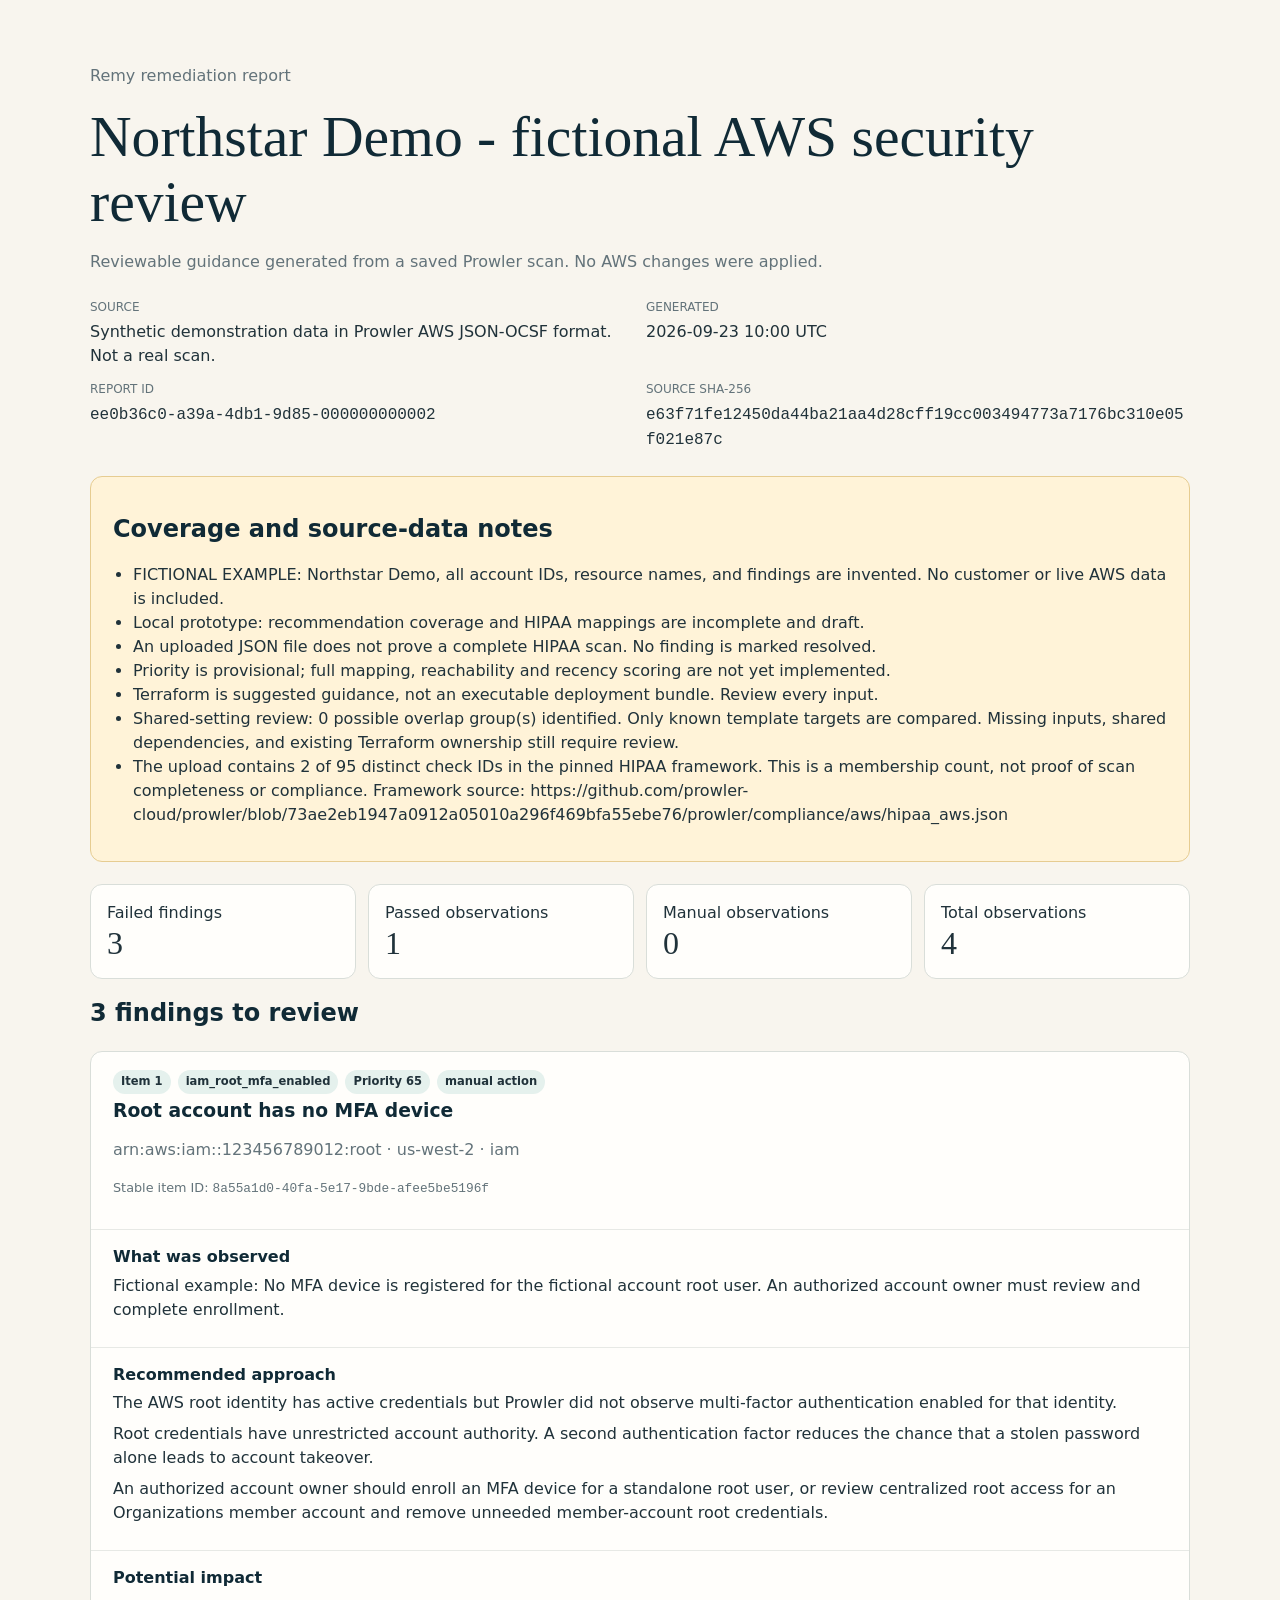
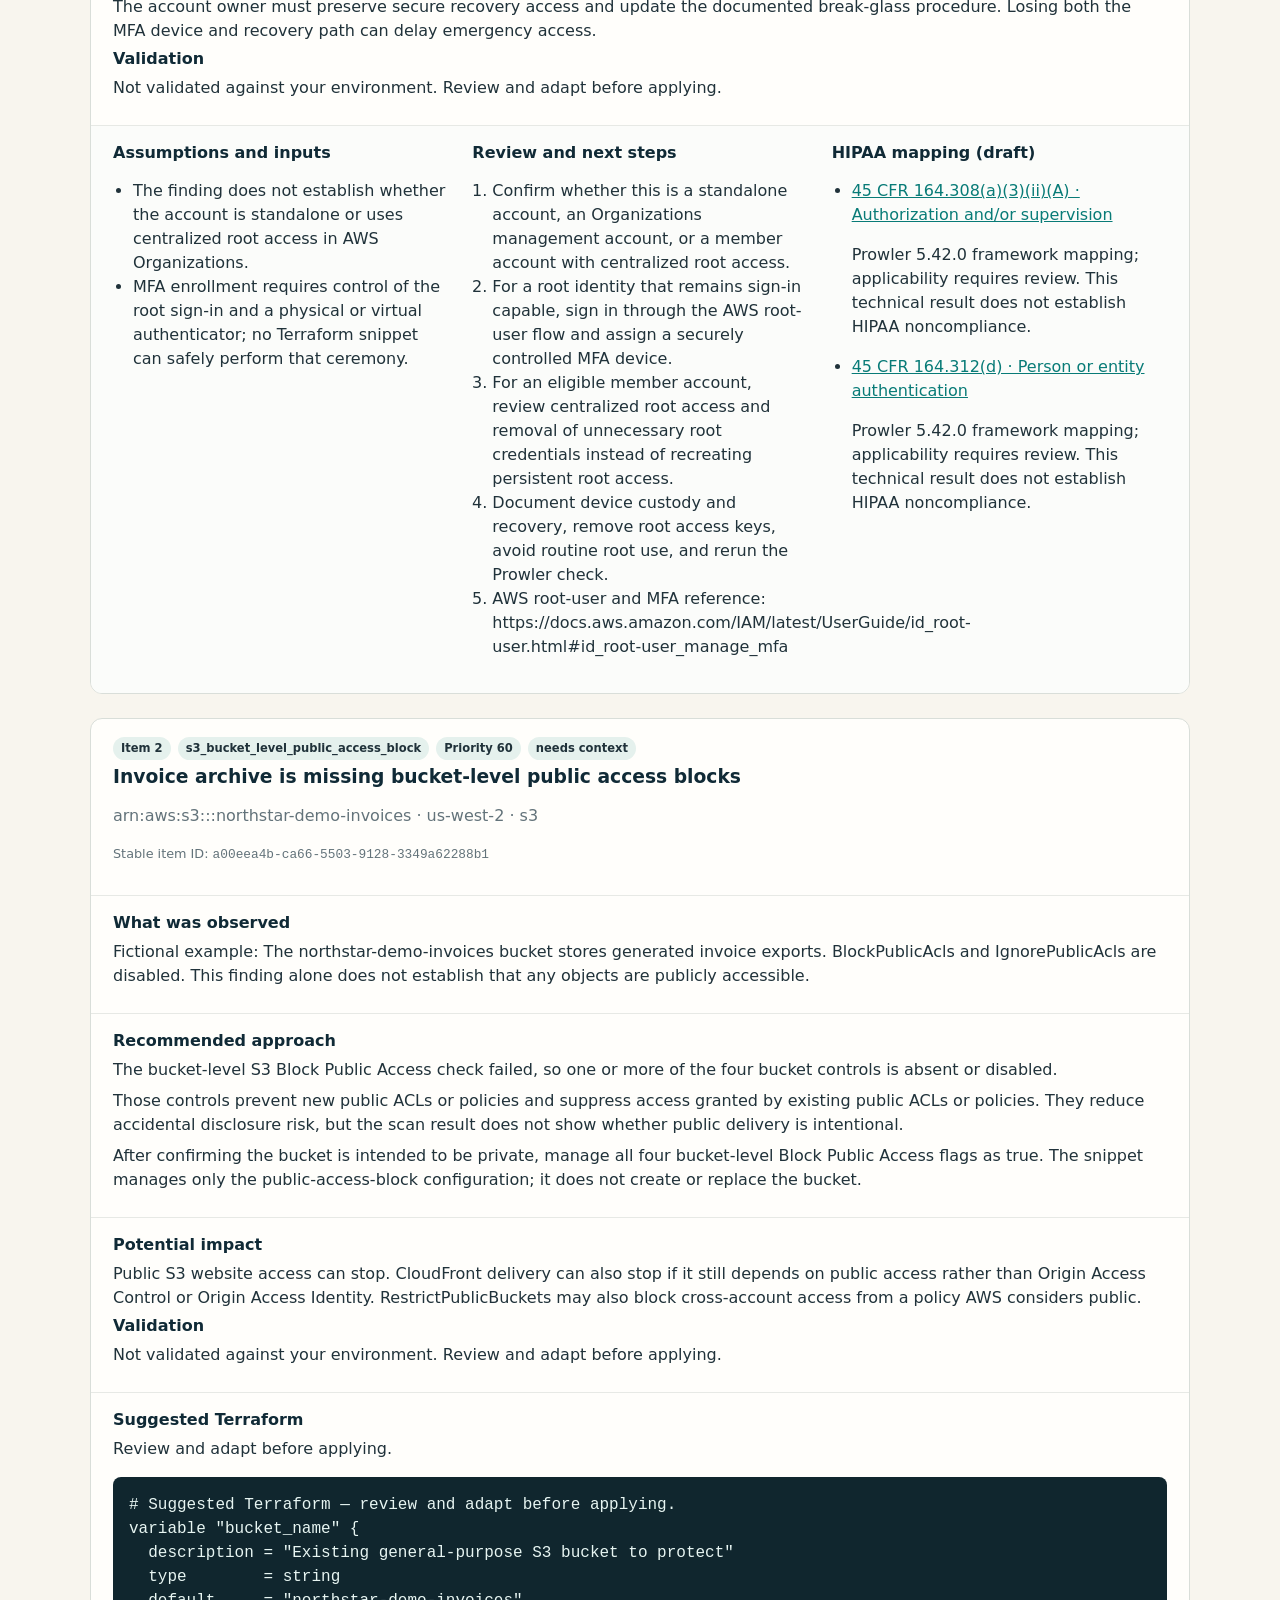
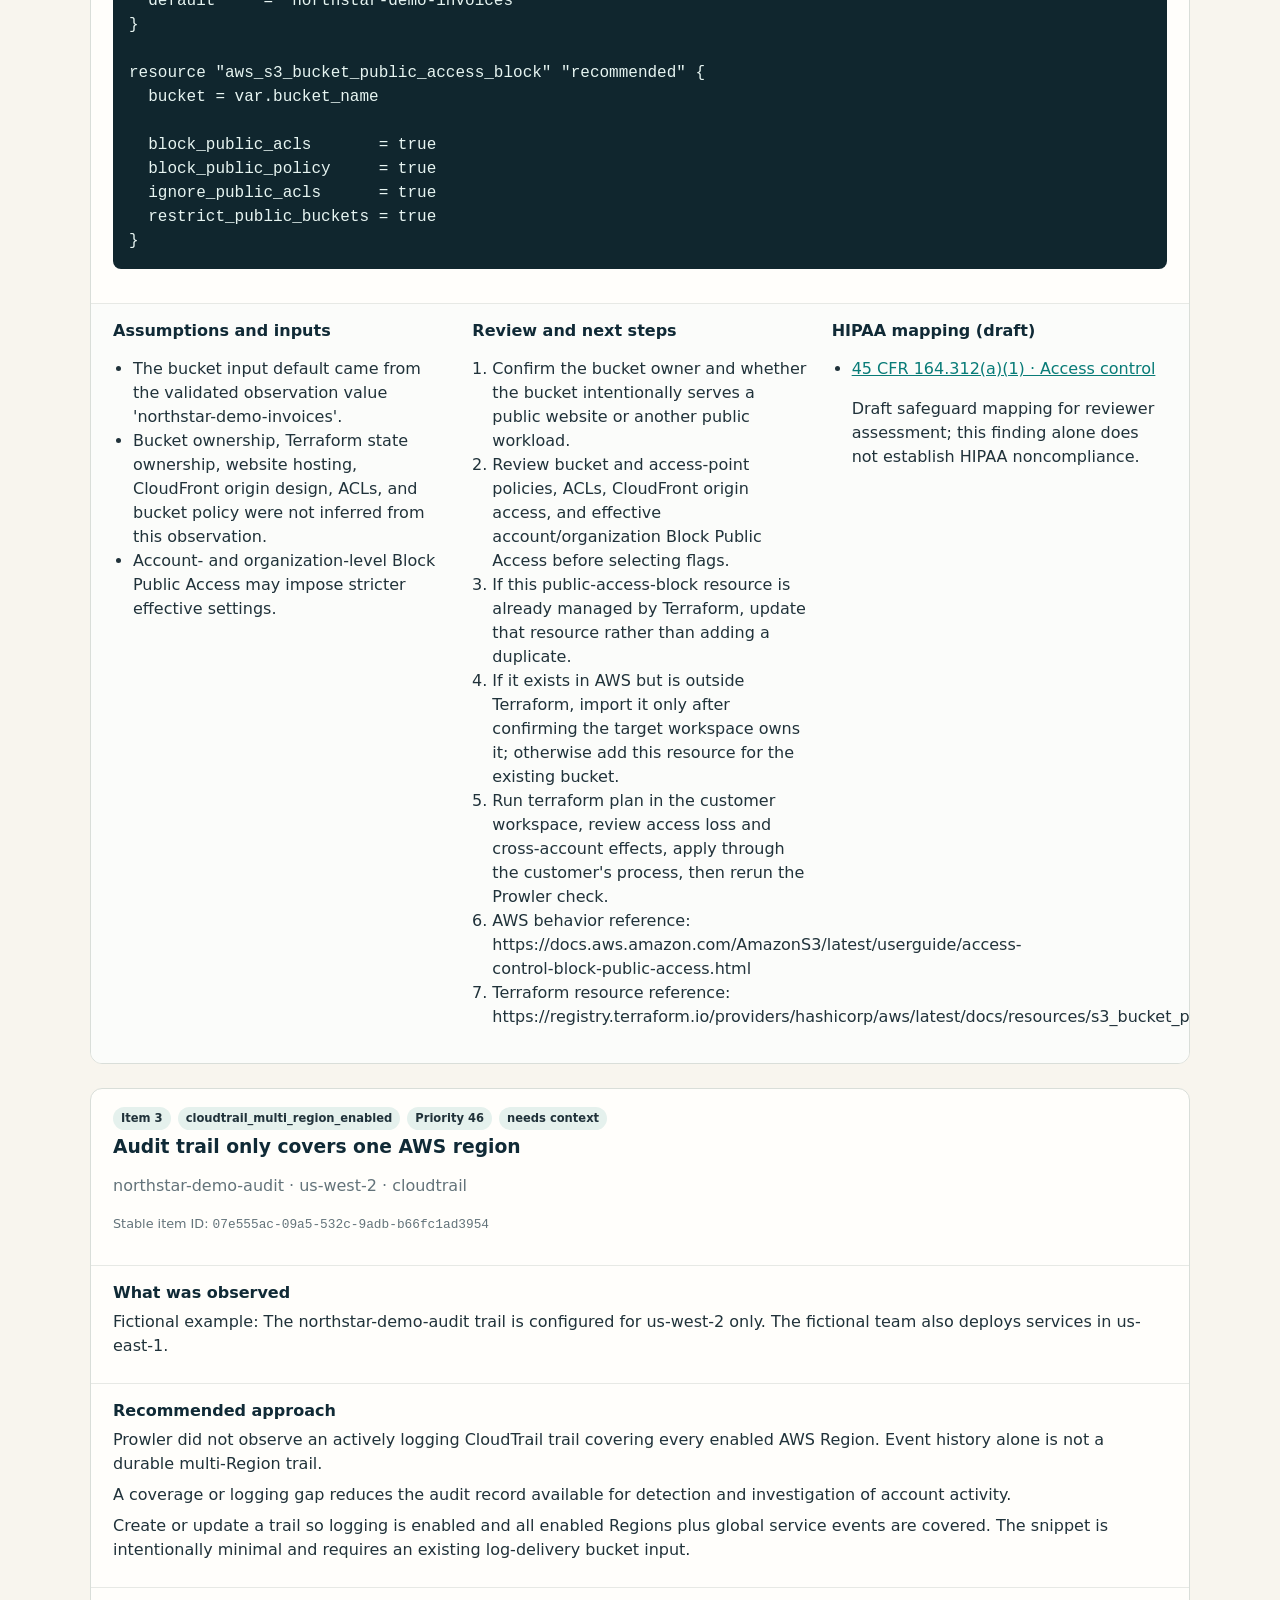
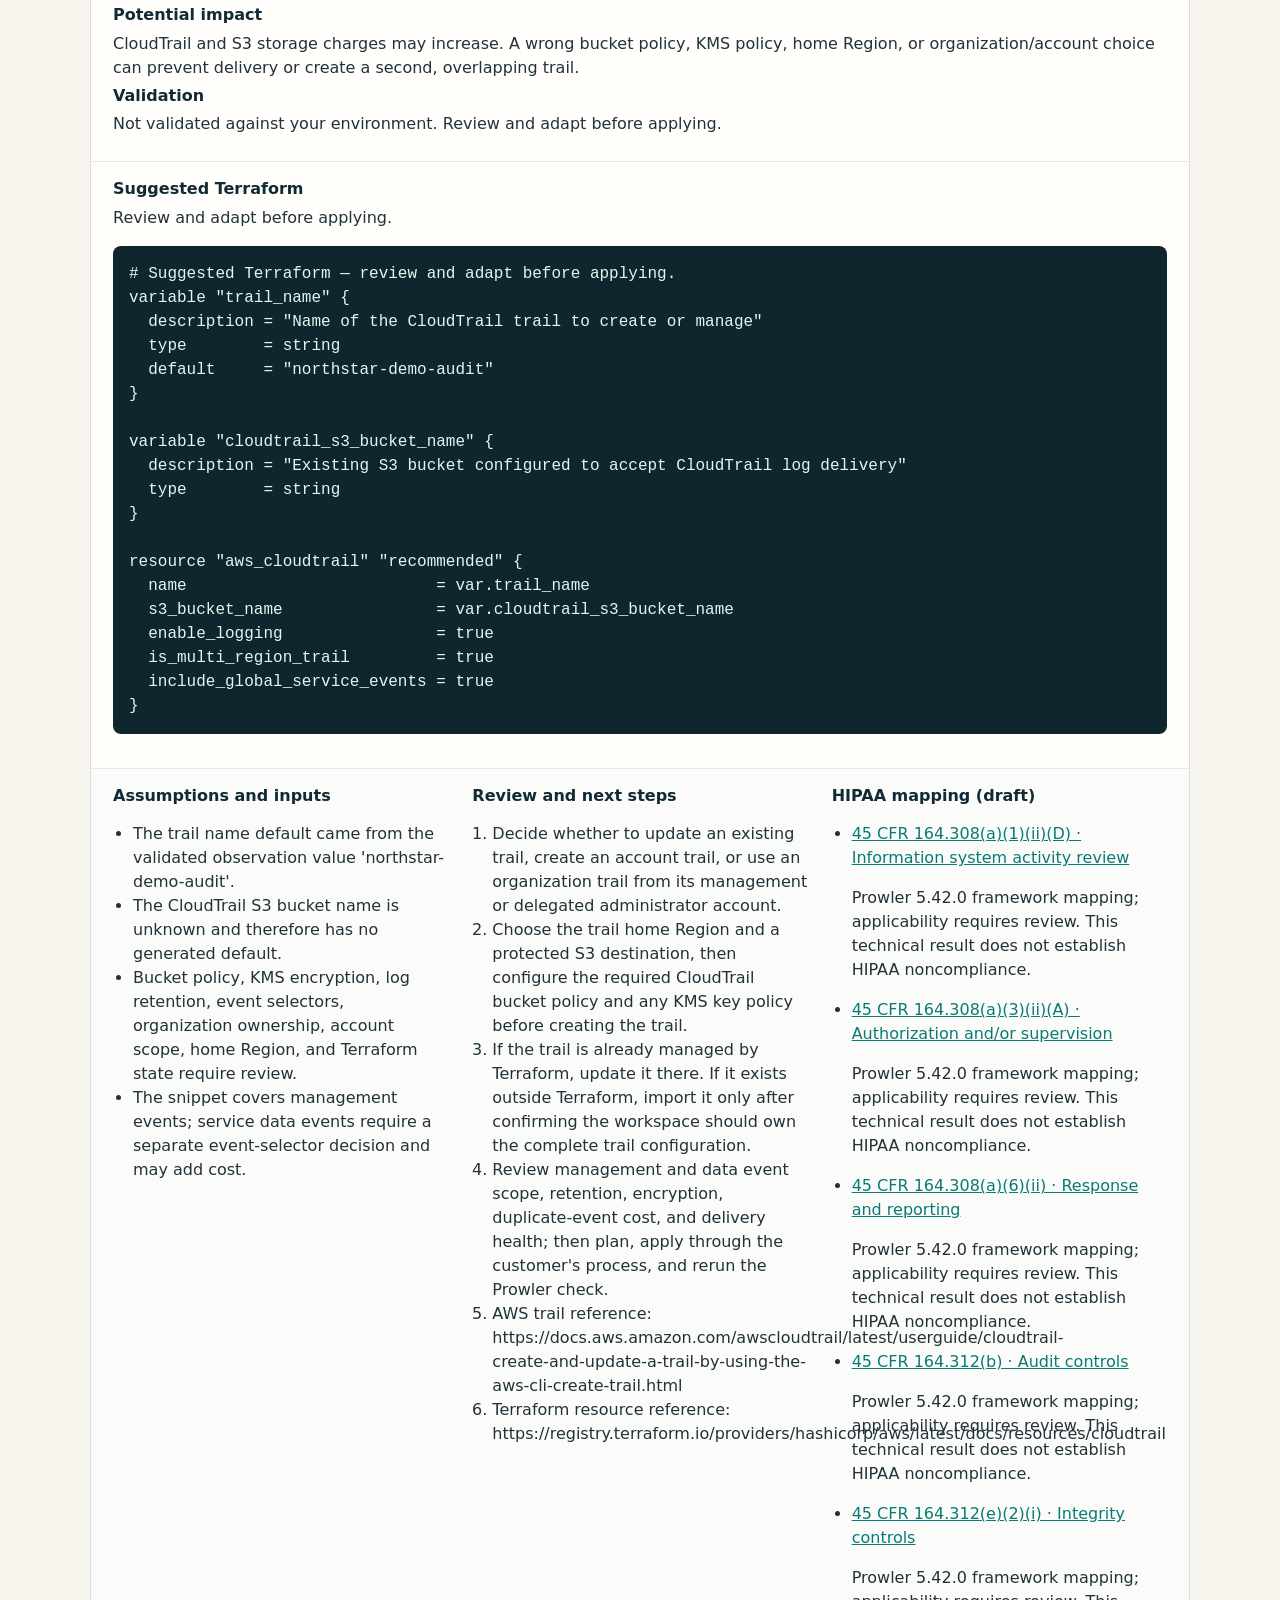
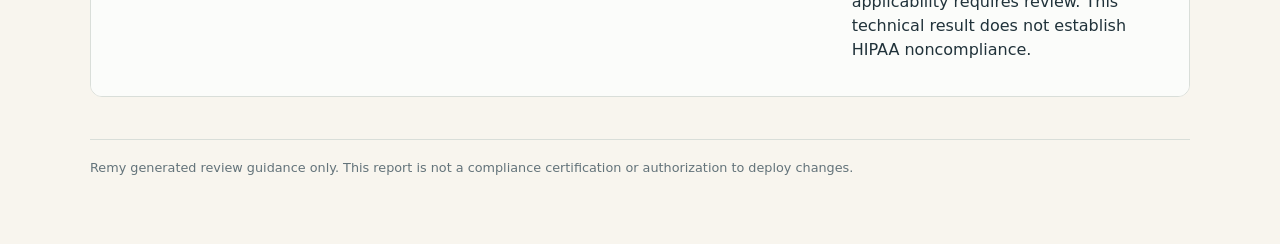
<file: examples/northstar/report.html>
<!doctype html>
<html lang="en">
<head>
  <meta charset="utf-8">
  <meta name="viewport" content="width=device-width, initial-scale=1">
  <meta name="generator" content="Remy">
  <title>Northstar Demo - fictional AWS security review · Remy report</title>
  <style>
    :root { color-scheme: light; font-family: system-ui, sans-serif; color: #20323a; background: #f8f5ee; line-height: 1.5; }
    * { box-sizing: border-box; } body { margin: 0; } main { width: min(1100px, calc(100% - 32px)); margin: 0 auto; padding: 48px 0 72px; }
    h1, h2, h3, h4 { color: #102a36; line-height: 1.18; } h1 { margin: 0; font: 500 clamp(2rem, 5vw, 3.6rem) Georgia, serif; }
    a { color: #087b77; } code, pre { font-family: ui-monospace, SFMono-Regular, Menlo, monospace; } code { overflow-wrap: anywhere; }
    .lede, .muted { color: #63737a; } .facts, .stats { display: grid; grid-template-columns: repeat(4, minmax(0, 1fr)); gap: 12px; }
    .facts { grid-template-columns: 1fr 1fr; margin: 24px 0; } dt { color: #63737a; font-size: .75rem; text-transform: uppercase; } dd { margin: 4px 0 0; }
    .panel, .finding, .stat { border: 1px solid #d9ded9; border-radius: 12px; background: #fffefb; }
    .panel { padding: 18px 22px; margin: 22px 0; } .warning { border-color: #e6cc91; background: #fff3d8; }
    .stat { padding: 16px; } .stat strong { display: block; font: 500 2rem Georgia, serif; }
    .finding { margin-top: 24px; overflow: hidden; break-inside: avoid; } .finding > header, .section, .details { padding: 18px 22px; }
    .finding > header { border-bottom: 1px solid #e7e9e5; } .finding h3 { margin: 6px 0; }
    .chips { display: flex; flex-wrap: wrap; gap: 7px; } .chip { padding: 3px 8px; border-radius: 99px; background: #e5f1ed; font-size: .72rem; font-weight: 700; }
    .section + .section { border-top: 1px solid #e7e9e5; } .section h4, .details h4 { margin: 0 0 7px; }
    .section p { margin: 7px 0; } pre { overflow-x: auto; white-space: pre-wrap; padding: 16px; border-radius: 8px; background: #10262e; color: #e7f5f2; }
    .details { display: grid; grid-template-columns: repeat(3, minmax(0, 1fr)); gap: 24px; border-top: 1px solid #e7e9e5; background: #fbfcfa; }
    ul, ol { padding-left: 20px; } .identity { font-size: .8rem; color: #63737a; }
    footer { margin-top: 42px; padding-top: 18px; border-top: 1px solid #d9ded9; color: #63737a; font-size: .8rem; }
    @media (max-width: 720px) { .facts, .stats, .details { grid-template-columns: 1fr; } }
    @media print { :root { background: white; } main { width: 100%; padding: 0; } .finding { break-inside: avoid; } }
  </style>
</head>
<body><main>
  <header>
    <p class="muted">Remy remediation report</p>
    <h1>Northstar Demo - fictional AWS security review</h1>
    <p class="lede">Reviewable guidance generated from a saved Prowler scan. No AWS changes were applied.</p>
  </header>
  <dl class="facts">
    <div><dt>Source</dt><dd>Synthetic demonstration data in Prowler AWS JSON-OCSF format. Not a real scan.</dd></div>
    <div><dt>Generated</dt><dd>2026-09-23 10:00 UTC</dd></div>
    <div><dt>Report ID</dt><dd><code>ee0b36c0-a39a-4db1-9d85-000000000002</code></dd></div>
    <div><dt>Source SHA-256</dt><dd><code>e63f71fe12450da44ba21aa4d28cff19cc003494773a7176bc310e05f021e87c</code></dd></div>
  </dl>
  <section class="panel warning">
    <h2>Coverage and source-data notes</h2>
    <ul><li>FICTIONAL EXAMPLE: Northstar Demo, all account IDs, resource names, and findings are invented. No customer or live AWS data is included.</li><li>Local prototype: recommendation coverage and HIPAA mappings are incomplete and draft.</li><li>An uploaded JSON file does not prove a complete HIPAA scan. No finding is marked resolved.</li><li>Priority is provisional; full mapping, reachability and recency scoring are not yet implemented.</li><li>Terraform is suggested guidance, not an executable deployment bundle. Review every input.</li><li>Shared-setting review: 0 possible overlap group(s) identified. Only known template targets are compared. Missing inputs, shared dependencies, and existing Terraform ownership still require review.</li><li>The upload contains 2 of 95 distinct check IDs in the pinned HIPAA framework. This is a membership count, not proof of scan completeness or compliance. Framework source: https://github.com/prowler-cloud/prowler/blob/73ae2eb1947a0912a05010a296f469bfa55ebe76/prowler/compliance/aws/hipaa_aws.json</li></ul>
  </section>
  <section class="stats" aria-label="Report summary">
    <div class="stat"><span>Failed findings</span><strong>3</strong></div>
    <div class="stat"><span>Passed observations</span><strong>1</strong></div>
    <div class="stat"><span>Manual observations</span><strong>0</strong></div>
    <div class="stat"><span>Total observations</span><strong>4</strong></div>
  </section>
  <section>
    <h2>3 findings to review</h2>
    
    <article class="finding" id="item-8a55a1d0-40fa-5e17-9bde-afee5be5196f">
      <header>
        <div class="chips"><span class="chip">Item 1</span><span class="chip">iam_root_mfa_enabled</span><span class="chip">Priority 65</span><span class="chip">manual action</span></div>
        <h3>Root account has no MFA device</h3>
        <p class="muted">arn:aws:iam::123456789012:root · us-west-2 · iam</p>
        <p class="identity">Stable item ID: <code>8a55a1d0-40fa-5e17-9bde-afee5be5196f</code></p>
      </header>
      
      <section class="section"><h4>What was observed</h4><p>Fictional example: No MFA device is registered for the fictional account root user. An authorized account owner must review and complete enrollment.</p></section>
      <section class="section"><h4>Recommended approach</h4><p>The AWS root identity has active credentials but Prowler did not observe multi-factor authentication enabled for that identity.</p><p>Root credentials have unrestricted account authority. A second authentication factor reduces the chance that a stolen password alone leads to account takeover.</p><p>An authorized account owner should enroll an MFA device for a standalone root user, or review centralized root access for an Organizations member account and remove unneeded member-account root credentials.</p></section>
      <section class="section"><h4>Potential impact</h4><p>The account owner must preserve secure recovery access and update the documented break-glass procedure. Losing both the MFA device and recovery path can delay emergency access.</p><h4>Validation</h4><p>Not validated against your environment. Review and adapt before applying.</p></section>
      
      <div class="details">
        <section><h4>Assumptions and inputs</h4><ul><li>The finding does not establish whether the account is standalone or uses centralized root access in AWS Organizations.</li><li>MFA enrollment requires control of the root sign-in and a physical or virtual authenticator; no Terraform snippet can safely perform that ceremony.</li></ul></section>
        <section><h4>Review and next steps</h4><ol><li>Confirm whether this is a standalone account, an Organizations management account, or a member account with centralized root access.</li><li>For a root identity that remains sign-in capable, sign in through the AWS root-user flow and assign a securely controlled MFA device.</li><li>For an eligible member account, review centralized root access and removal of unnecessary root credentials instead of recreating persistent root access.</li><li>Document device custody and recovery, remove root access keys, avoid routine root use, and rerun the Prowler check.</li><li>AWS root-user and MFA reference: https://docs.aws.amazon.com/IAM/latest/UserGuide/id_root-user.html#id_root-user_manage_mfa</li></ol></section>
        <section><h4>HIPAA mapping (draft)</h4><ul><li><a href="https://www.ecfr.gov/current/title-45/subtitle-A/subchapter-C/part-164/subpart-C/section-164.308">45 CFR 164.308(a)(3)(ii)(A) · Authorization and/or supervision</a><p>Prowler 5.42.0 framework mapping; applicability requires review. This technical result does not establish HIPAA noncompliance. </p></li><li><a href="https://www.ecfr.gov/current/title-45/subtitle-A/subchapter-C/part-164/subpart-C/section-164.312">45 CFR 164.312(d) · Person or entity authentication</a><p>Prowler 5.42.0 framework mapping; applicability requires review. This technical result does not establish HIPAA noncompliance. </p></li></ul></section>
      </div>
    </article>
    
    <article class="finding" id="item-a00eea4b-ca66-5503-9128-3349a62288b1">
      <header>
        <div class="chips"><span class="chip">Item 2</span><span class="chip">s3_bucket_level_public_access_block</span><span class="chip">Priority 60</span><span class="chip">needs context</span></div>
        <h3>Invoice archive is missing bucket-level public access blocks</h3>
        <p class="muted">arn:aws:s3:::northstar-demo-invoices · us-west-2 · s3</p>
        <p class="identity">Stable item ID: <code>a00eea4b-ca66-5503-9128-3349a62288b1</code></p>
      </header>
      
      <section class="section"><h4>What was observed</h4><p>Fictional example: The northstar-demo-invoices bucket stores generated invoice exports. BlockPublicAcls and IgnorePublicAcls are disabled. This finding alone does not establish that any objects are publicly accessible.</p></section>
      <section class="section"><h4>Recommended approach</h4><p>The bucket-level S3 Block Public Access check failed, so one or more of the four bucket controls is absent or disabled.</p><p>Those controls prevent new public ACLs or policies and suppress access granted by existing public ACLs or policies. They reduce accidental disclosure risk, but the scan result does not show whether public delivery is intentional.</p><p>After confirming the bucket is intended to be private, manage all four bucket-level Block Public Access flags as true. The snippet manages only the public-access-block configuration; it does not create or replace the bucket.</p></section>
      <section class="section"><h4>Potential impact</h4><p>Public S3 website access can stop. CloudFront delivery can also stop if it still depends on public access rather than Origin Access Control or Origin Access Identity. RestrictPublicBuckets may also block cross-account access from a policy AWS considers public.</p><h4>Validation</h4><p>Not validated against your environment. Review and adapt before applying.</p></section>
      <section class="section"><h4>Suggested Terraform</h4><p>Review and adapt before applying.</p><pre><code># Suggested Terraform — review and adapt before applying.
variable &#34;bucket_name&#34; {
  description = &#34;Existing general-purpose S3 bucket to protect&#34;
  type        = string
  default     = &#34;northstar-demo-invoices&#34;
}

resource &#34;aws_s3_bucket_public_access_block&#34; &#34;recommended&#34; {
  bucket = var.bucket_name

  block_public_acls       = true
  block_public_policy     = true
  ignore_public_acls      = true
  restrict_public_buckets = true
}
</code></pre></section>
      <div class="details">
        <section><h4>Assumptions and inputs</h4><ul><li>The bucket input default came from the validated observation value &#39;northstar-demo-invoices&#39;.</li><li>Bucket ownership, Terraform state ownership, website hosting, CloudFront origin design, ACLs, and bucket policy were not inferred from this observation.</li><li>Account- and organization-level Block Public Access may impose stricter effective settings.</li></ul></section>
        <section><h4>Review and next steps</h4><ol><li>Confirm the bucket owner and whether the bucket intentionally serves a public website or another public workload.</li><li>Review bucket and access-point policies, ACLs, CloudFront origin access, and effective account/organization Block Public Access before selecting flags.</li><li>If this public-access-block resource is already managed by Terraform, update that resource rather than adding a duplicate.</li><li>If it exists in AWS but is outside Terraform, import it only after confirming the target workspace owns it; otherwise add this resource for the existing bucket.</li><li>Run terraform plan in the customer workspace, review access loss and cross-account effects, apply through the customer&#39;s process, then rerun the Prowler check.</li><li>AWS behavior reference: https://docs.aws.amazon.com/AmazonS3/latest/userguide/access-control-block-public-access.html</li><li>Terraform resource reference: https://registry.terraform.io/providers/hashicorp/aws/latest/docs/resources/s3_bucket_public_access_block</li></ol></section>
        <section><h4>HIPAA mapping (draft)</h4><ul><li><a href="https://www.ecfr.gov/current/title-45/subtitle-A/subchapter-C/part-164/subpart-C/section-164.312">45 CFR 164.312(a)(1) · Access control</a><p>Draft safeguard mapping for reviewer assessment; this finding alone does not establish HIPAA noncompliance.</p></li></ul></section>
      </div>
    </article>
    
    <article class="finding" id="item-07e555ac-09a5-532c-9adb-b66fc1ad3954">
      <header>
        <div class="chips"><span class="chip">Item 3</span><span class="chip">cloudtrail_multi_region_enabled</span><span class="chip">Priority 46</span><span class="chip">needs context</span></div>
        <h3>Audit trail only covers one AWS region</h3>
        <p class="muted">northstar-demo-audit · us-west-2 · cloudtrail</p>
        <p class="identity">Stable item ID: <code>07e555ac-09a5-532c-9adb-b66fc1ad3954</code></p>
      </header>
      
      <section class="section"><h4>What was observed</h4><p>Fictional example: The northstar-demo-audit trail is configured for us-west-2 only. The fictional team also deploys services in us-east-1.</p></section>
      <section class="section"><h4>Recommended approach</h4><p>Prowler did not observe an actively logging CloudTrail trail covering every enabled AWS Region. Event history alone is not a durable multi-Region trail.</p><p>A coverage or logging gap reduces the audit record available for detection and investigation of account activity.</p><p>Create or update a trail so logging is enabled and all enabled Regions plus global service events are covered. The snippet is intentionally minimal and requires an existing log-delivery bucket input.</p></section>
      <section class="section"><h4>Potential impact</h4><p>CloudTrail and S3 storage charges may increase. A wrong bucket policy, KMS policy, home Region, or organization/account choice can prevent delivery or create a second, overlapping trail.</p><h4>Validation</h4><p>Not validated against your environment. Review and adapt before applying.</p></section>
      <section class="section"><h4>Suggested Terraform</h4><p>Review and adapt before applying.</p><pre><code># Suggested Terraform — review and adapt before applying.
variable &#34;trail_name&#34; {
  description = &#34;Name of the CloudTrail trail to create or manage&#34;
  type        = string
  default     = &#34;northstar-demo-audit&#34;
}

variable &#34;cloudtrail_s3_bucket_name&#34; {
  description = &#34;Existing S3 bucket configured to accept CloudTrail log delivery&#34;
  type        = string
}

resource &#34;aws_cloudtrail&#34; &#34;recommended&#34; {
  name                          = var.trail_name
  s3_bucket_name                = var.cloudtrail_s3_bucket_name
  enable_logging                = true
  is_multi_region_trail         = true
  include_global_service_events = true
}
</code></pre></section>
      <div class="details">
        <section><h4>Assumptions and inputs</h4><ul><li>The trail name default came from the validated observation value &#39;northstar-demo-audit&#39;.</li><li>The CloudTrail S3 bucket name is unknown and therefore has no generated default.</li><li>Bucket policy, KMS encryption, log retention, event selectors, organization ownership, account scope, home Region, and Terraform state require review.</li><li>The snippet covers management events; service data events require a separate event-selector decision and may add cost.</li></ul></section>
        <section><h4>Review and next steps</h4><ol><li>Decide whether to update an existing trail, create an account trail, or use an organization trail from its management or delegated administrator account.</li><li>Choose the trail home Region and a protected S3 destination, then configure the required CloudTrail bucket policy and any KMS key policy before creating the trail.</li><li>If the trail is already managed by Terraform, update it there. If it exists outside Terraform, import it only after confirming the workspace should own the complete trail configuration.</li><li>Review management and data event scope, retention, encryption, duplicate-event cost, and delivery health; then plan, apply through the customer&#39;s process, and rerun the Prowler check.</li><li>AWS trail reference: https://docs.aws.amazon.com/awscloudtrail/latest/userguide/cloudtrail-create-and-update-a-trail-by-using-the-aws-cli-create-trail.html</li><li>Terraform resource reference: https://registry.terraform.io/providers/hashicorp/aws/latest/docs/resources/cloudtrail</li></ol></section>
        <section><h4>HIPAA mapping (draft)</h4><ul><li><a href="https://www.ecfr.gov/current/title-45/subtitle-A/subchapter-C/part-164/subpart-C/section-164.308">45 CFR 164.308(a)(1)(ii)(D) · Information system activity review</a><p>Prowler 5.42.0 framework mapping; applicability requires review. This technical result does not establish HIPAA noncompliance. </p></li><li><a href="https://www.ecfr.gov/current/title-45/subtitle-A/subchapter-C/part-164/subpart-C/section-164.308">45 CFR 164.308(a)(3)(ii)(A) · Authorization and/or supervision</a><p>Prowler 5.42.0 framework mapping; applicability requires review. This technical result does not establish HIPAA noncompliance. </p></li><li><a href="https://www.ecfr.gov/current/title-45/subtitle-A/subchapter-C/part-164/subpart-C/section-164.308">45 CFR 164.308(a)(6)(ii) · Response and reporting</a><p>Prowler 5.42.0 framework mapping; applicability requires review. This technical result does not establish HIPAA noncompliance. </p></li><li><a href="https://www.ecfr.gov/current/title-45/subtitle-A/subchapter-C/part-164/subpart-C/section-164.312">45 CFR 164.312(b) · Audit controls</a><p>Prowler 5.42.0 framework mapping; applicability requires review. This technical result does not establish HIPAA noncompliance. </p></li><li><a href="https://www.ecfr.gov/current/title-45/subtitle-A/subchapter-C/part-164/subpart-C/section-164.312">45 CFR 164.312(e)(2)(i) · Integrity controls</a><p>Prowler 5.42.0 framework mapping; applicability requires review. This technical result does not establish HIPAA noncompliance. </p></li></ul></section>
      </div>
    </article>
    
  </section>
  <footer>Remy generated review guidance only. This report is not a compliance certification or authorization to deploy changes.</footer>
</main></body></html>
</file>
